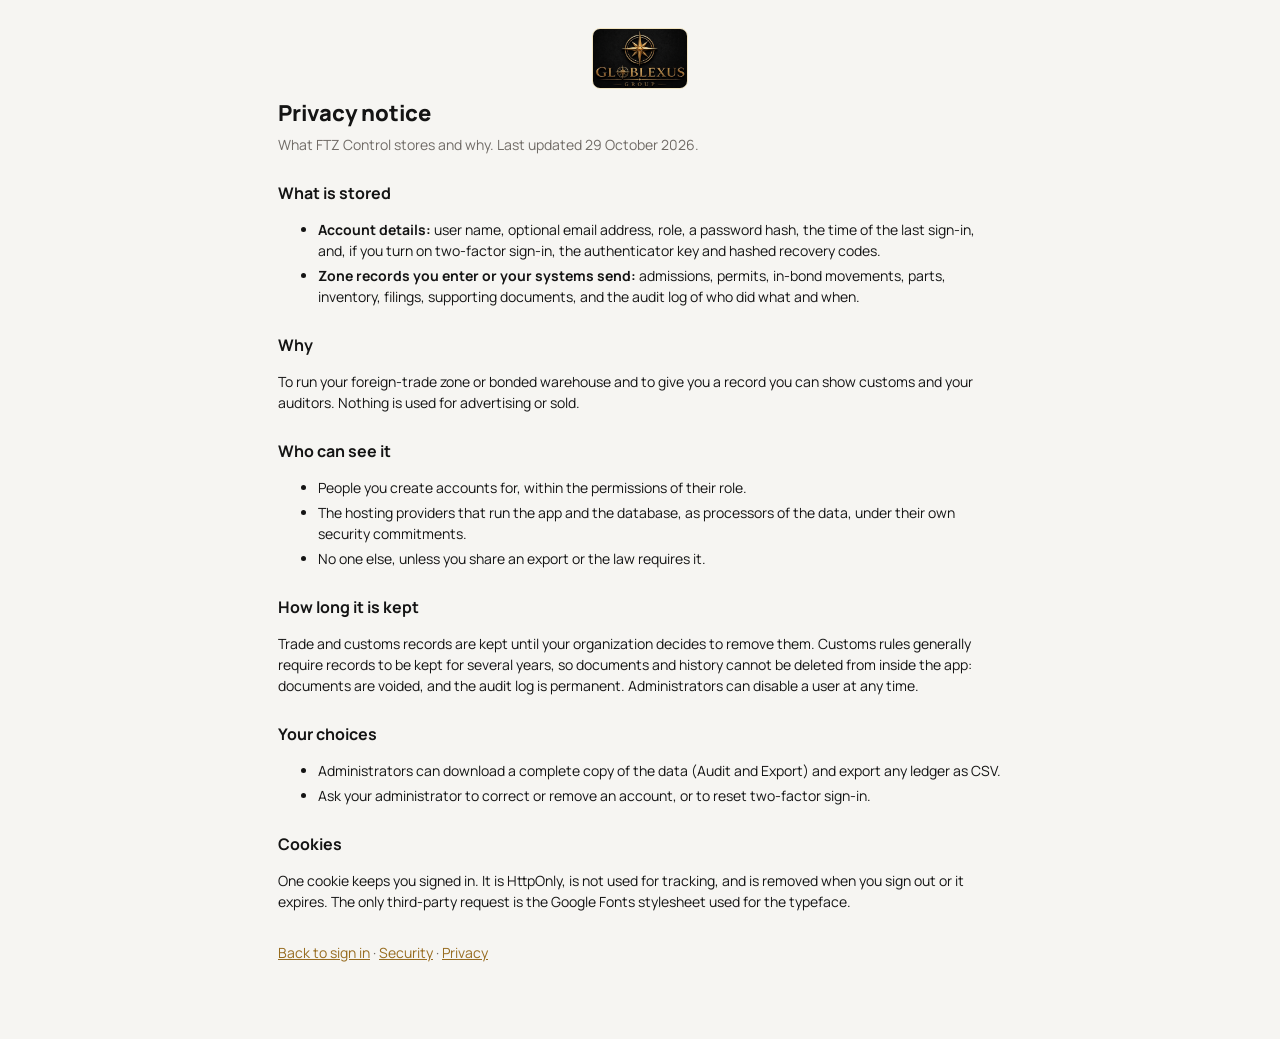
<file: ftz/static/privacy.html>
<!doctype html>
<html lang="en">
<head>
<meta charset="utf-8">
<meta name="viewport" content="width=device-width, initial-scale=1, viewport-fit=cover">
<meta name="theme-color" content="#0d2250">
<meta name="referrer" content="no-referrer">
<title>Privacy - Globlexus FTZ Control</title>
<link rel="icon" type="image/png" href="favicon.png">
<link rel="stylesheet" href="style.css">
<style>body{display:block}.doc{max-width:760px;margin:0 auto;padding:28px 18px 60px}.doc h1{margin-top:8px}.doc h2{margin-top:26px}.doc li{margin:4px 0}.doc .brand img{width:96px}.doc table{margin:10px 0}</style>
<script type="speculationrules">
{"prerender":[{"where":{"and":[{"href_matches":"/*"},{"not":{"href_matches":["/api/*","/auth/*","/print/*","/export/*","/backup","/training/*"]}},{"not":{"selector_matches":"[rel~=nofollow]"}}]},"eagerness":"moderate"}]}
</script>
</head>
<body>
<main class="doc">
<div class="brand" style="text-align:left;padding:0"><a href="/"><img src="logo.png" alt="Globlexus Group"></a></div>
<h1>Privacy notice</h1>
<p class="sub">What FTZ Control stores and why. Last updated 29 October 2026.</p>

<h2>What is stored</h2>
<ul>
<li><b>Account details:</b> user name, optional email address, role, a password hash, the time of the last sign-in, and, if you turn on two-factor sign-in, the authenticator key and hashed recovery codes.</li>
<li><b>Zone records you enter or your systems send:</b> admissions, permits, in-bond movements, parts, inventory, filings, supporting documents, and the audit log of who did what and when.</li>
</ul>

<h2>Why</h2>
<p>To run your foreign-trade zone or bonded warehouse and to give you a record you can show customs and your auditors. Nothing is used for advertising or sold.</p>

<h2>Who can see it</h2>
<ul>
<li>People you create accounts for, within the permissions of their role.</li>
<li>The hosting providers that run the app and the database, as processors of the data, under their own security commitments.</li>
<li>No one else, unless you share an export or the law requires it.</li>
</ul>

<h2>How long it is kept</h2>
<p>Trade and customs records are kept until your organization decides to remove them. Customs rules generally require records to be kept for several years, so documents and history cannot be deleted from inside the app: documents are voided, and the audit log is permanent. Administrators can disable a user at any time.</p>

<h2>Your choices</h2>
<ul>
<li>Administrators can download a complete copy of the data (Audit and Export) and export any ledger as CSV.</li>
<li>Ask your administrator to correct or remove an account, or to reset two-factor sign-in.</li>
</ul>

<h2>Cookies</h2>
<p>One cookie keeps you signed in. It is HttpOnly, is not used for tracking, and is removed when you sign out or it expires. The only third-party request is the Google Fonts stylesheet used for the typeface.</p>
<p class="sub" style="margin-top:30px"><a href="/">Back to sign in</a> · <a href="/security">Security</a> · <a href="/privacy">Privacy</a></p>
</main>
</body>
</html>
</file>
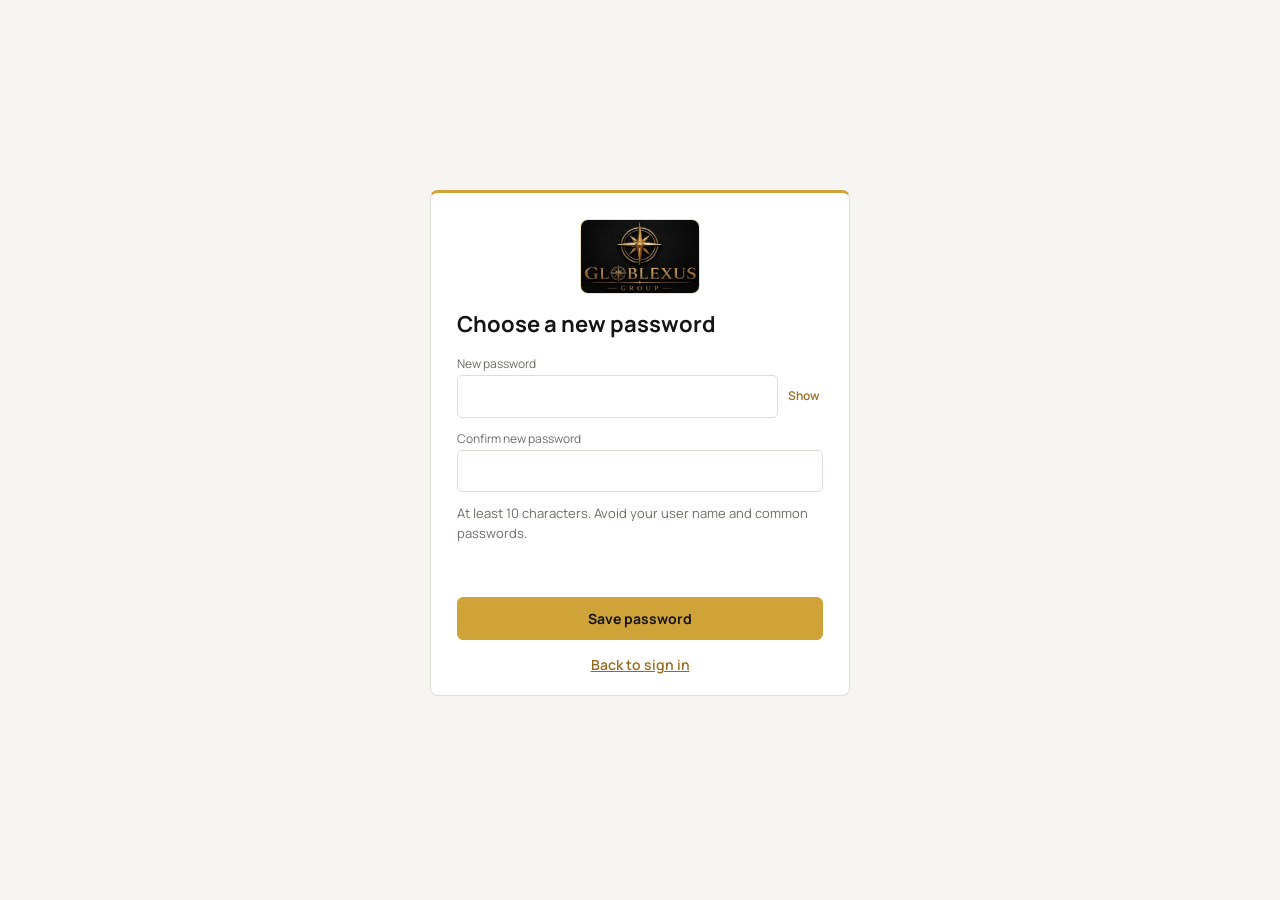
<file: ftz/static/reset.html>
<!doctype html>
<html lang="en">
<head>
<meta charset="utf-8">
<meta name="viewport" content="width=device-width, initial-scale=1, viewport-fit=cover">
<meta name="theme-color" content="#0d2250">
<link rel="manifest" href="/manifest.webmanifest">
<link rel="apple-touch-icon" href="/apple-touch-icon.png">
<meta name="mobile-web-app-capable" content="yes">
<meta name="apple-mobile-web-app-capable" content="yes">
<meta name="apple-mobile-web-app-title" content="FTZ Control">
<meta name="apple-mobile-web-app-status-bar-style" content="black-translucent">
<meta name="referrer" content="no-referrer">
<title>Choose a new password - Globlexus FTZ Control</title>
<link rel="icon" type="image/png" href="favicon.png">
<link rel="stylesheet" href="style.css">
<link rel="stylesheet" href="auth.css">
</head>
<body class="auth solo">
<main class="panel">
  <div class="card auth-card">
    <img class="mini-logo" src="logo.png" alt="Globlexus Group">
    <h2>Choose a new password</h2>
    <form id="reset-form">
      <label>New password
        <span class="pw"><input name="password" id="newpw" type="password" autocomplete="new-password" required minlength="10">
        <button type="button" class="sm ghost" data-toggle="newpw">Show</button></span></label>
      <label>Confirm new password<input name="confirm" id="confirmpw" type="password" autocomplete="new-password" required></label>
      <p class="hint">At least 10 characters. Avoid your user name and common passwords.</p>
      <div class="msg" id="reset-msg" role="alert"></div>
      <button class="primary wide" type="submit">Save password</button>
    </form>
    <p class="alt"><a href="/">Back to sign in</a></p>
  </div>
</main>
<script src="pwa.js"></script>
<script src="auth.js"></script>
</body>
</html>
</file>
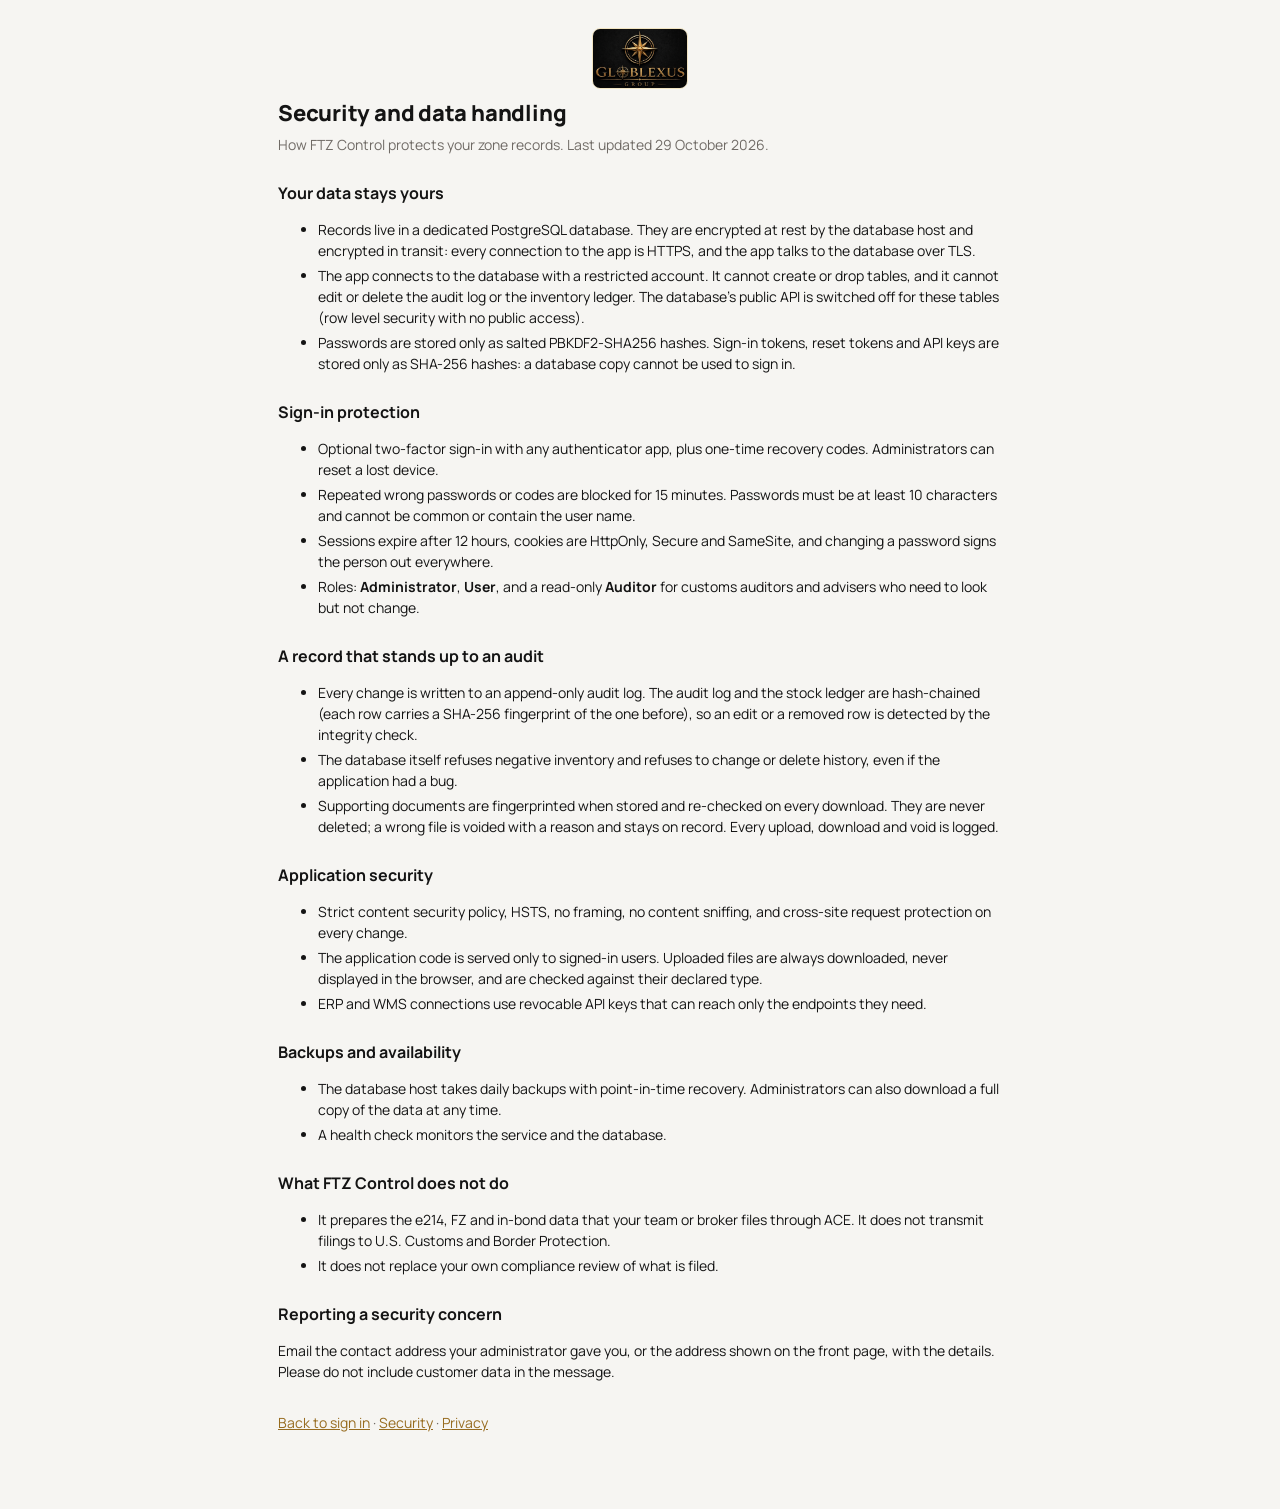
<file: ftz/static/security.html>
<!doctype html>
<html lang="en">
<head>
<meta charset="utf-8">
<meta name="viewport" content="width=device-width, initial-scale=1, viewport-fit=cover">
<meta name="theme-color" content="#0d2250">
<meta name="referrer" content="no-referrer">
<title>Security - Globlexus FTZ Control</title>
<link rel="icon" type="image/png" href="favicon.png">
<link rel="stylesheet" href="style.css">
<style>body{display:block}.doc{max-width:760px;margin:0 auto;padding:28px 18px 60px}.doc h1{margin-top:8px}.doc h2{margin-top:26px}.doc li{margin:4px 0}.doc .brand img{width:96px}.doc table{margin:10px 0}</style>
<script type="speculationrules">
{"prerender":[{"where":{"and":[{"href_matches":"/*"},{"not":{"href_matches":["/api/*","/auth/*","/print/*","/export/*","/backup","/training/*"]}},{"not":{"selector_matches":"[rel~=nofollow]"}}]},"eagerness":"moderate"}]}
</script>
</head>
<body>
<main class="doc">
<div class="brand" style="text-align:left;padding:0"><a href="/"><img src="logo.png" alt="Globlexus Group"></a></div>
<h1>Security and data handling</h1>
<p class="sub">How FTZ Control protects your zone records. Last updated 29 October 2026.</p>

<h2>Your data stays yours</h2>
<ul>
<li>Records live in a dedicated PostgreSQL database. They are encrypted at rest by the database host and encrypted in transit: every connection to the app is HTTPS, and the app talks to the database over TLS.</li>
<li>The app connects to the database with a restricted account. It cannot create or drop tables, and it cannot edit or delete the audit log or the inventory ledger. The database's public API is switched off for these tables (row level security with no public access).</li>
<li>Passwords are stored only as salted PBKDF2-SHA256 hashes. Sign-in tokens, reset tokens and API keys are stored only as SHA-256 hashes: a database copy cannot be used to sign in.</li>
</ul>

<h2>Sign-in protection</h2>
<ul>
<li>Optional two-factor sign-in with any authenticator app, plus one-time recovery codes. Administrators can reset a lost device.</li>
<li>Repeated wrong passwords or codes are blocked for 15 minutes. Passwords must be at least 10 characters and cannot be common or contain the user name.</li>
<li>Sessions expire after 12 hours, cookies are HttpOnly, Secure and SameSite, and changing a password signs the person out everywhere.</li>
<li>Roles: <b>Administrator</b>, <b>User</b>, and a read-only <b>Auditor</b> for customs auditors and advisers who need to look but not change.</li>
</ul>

<h2>A record that stands up to an audit</h2>
<ul>
<li>Every change is written to an append-only audit log. The audit log and the stock ledger are hash-chained (each row carries a SHA-256 fingerprint of the one before), so an edit or a removed row is detected by the integrity check.</li>
<li>The database itself refuses negative inventory and refuses to change or delete history, even if the application had a bug.</li>
<li>Supporting documents are fingerprinted when stored and re-checked on every download. They are never deleted; a wrong file is voided with a reason and stays on record. Every upload, download and void is logged.</li>
</ul>

<h2>Application security</h2>
<ul>
<li>Strict content security policy, HSTS, no framing, no content sniffing, and cross-site request protection on every change.</li>
<li>The application code is served only to signed-in users. Uploaded files are always downloaded, never displayed in the browser, and are checked against their declared type.</li>
<li>ERP and WMS connections use revocable API keys that can reach only the endpoints they need.</li>
</ul>

<h2>Backups and availability</h2>
<ul>
<li>The database host takes daily backups with point-in-time recovery. Administrators can also download a full copy of the data at any time.</li>
<li>A health check monitors the service and the database.</li>
</ul>

<h2>What FTZ Control does not do</h2>
<ul>
<li>It prepares the e214, FZ and in-bond data that your team or broker files through ACE. It does not transmit filings to U.S. Customs and Border Protection.</li>
<li>It does not replace your own compliance review of what is filed.</li>
</ul>

<h2>Reporting a security concern</h2>
<p>Email the contact address your administrator gave you, or the address shown on the front page, with the details. Please do not include customer data in the message.</p>
<p class="sub" style="margin-top:30px"><a href="/">Back to sign in</a> · <a href="/security">Security</a> · <a href="/privacy">Privacy</a></p>
</main>
</body>
</html>
</file>
<file: ftz/static/style.css>
@import url("https://fonts.googleapis.com/css2?family=Manrope:wght@400;500;600;700;800&display=swap");
:root{--bg:#f6f5f2;--panel:#fff;--ink:#141414;--mute:#706b66;--line:#e0ddd6;--accent:#d0a339;--accent-ink:#141414;--link:#976c20;--gold-light:#eacf86;
--ok:#1e7d4f;--warn:#a25f00;--bad:#b3261e;--okbg:#e3f4ea;--warnbg:#fff1d6;--badbg:#fde7e5;--infobg:#f7efd9;
--side:linear-gradient(180deg,#06122b,#0d2250 55%,#1a3a78);--side-ink:#e8eefb}
@media (prefers-color-scheme:dark){:root{--bg:#0a111f;--panel:#111a2c;--ink:#dfe4ec;--mute:#8b95a7;--line:#22304a;--accent:#e4b83b;--accent-ink:#141414;--link:#eacf86;
--ok:#5fd394;--warn:#f0b04a;--bad:#ff8d85;--okbg:#153426;--warnbg:#3a2c10;--badbg:#3f1a17;--infobg:#1d2740;--side:linear-gradient(180deg,#050c1e,#0a1a3d 60%,#12295a);--side-ink:#dfe4ec}}
*{box-sizing:border-box}
body{margin:0;font:14px/1.5 'Manrope',system-ui,Segoe UI,Arial,sans-serif;background:var(--bg);color:var(--ink);display:flex;min-height:100vh}
aside{width:220px;background:var(--side);color:var(--side-ink);padding:16px 0;display:flex;flex-direction:column;flex:none;position:sticky;top:0;height:100vh}
.brand{padding:0 14px 10px;text-align:center}.brand img{display:block;width:110px;margin:0 auto;border-radius:8px;border:1px solid rgba(234,207,134,.45)}.brand small{display:block;margin-top:6px;font-size:10px;letter-spacing:.12em;text-transform:uppercase;color:var(--gold-light)}
nav a{display:block;padding:9px 18px;color:var(--side-ink);text-decoration:none;cursor:pointer;border-left:3px solid transparent}
nav a:hover{background:rgba(255,255,255,.08)}nav a.on{background:rgba(255,255,255,.14);border-left-color:var(--gold-light);color:#fff;font-weight:700}
nav .sep{font-size:11px;text-transform:uppercase;letter-spacing:.08em;opacity:.55;padding:14px 18px 4px}
.user{margin-top:auto;padding:14px 18px;font-size:12px}.user .who{margin-bottom:8px}.user .who b{color:#fff}button.signout{width:100%;background:transparent;color:var(--side-ink);border-color:rgba(255,255,255,.35)}button.signout:hover{border-color:var(--gold-light)}.user input{width:100%;margin-top:4px;padding:6px;border-radius:4px;border:0}
main{flex:1;padding:22px 26px;min-width:0}
h1{font-size:22px;margin:0 0 4px;font-weight:800;letter-spacing:-.01em}h2{font-size:16px;margin:22px 0 8px}.sub{color:var(--mute);margin:0 0 16px}
.bar{display:flex;gap:8px;flex-wrap:wrap;align-items:center;margin:10px 0}.bar .grow{flex:1}
button,.btn{font:inherit;padding:7px 13px;border-radius:6px;border:1px solid var(--line);background:var(--panel);color:var(--ink);cursor:pointer;text-decoration:none;display:inline-block}
button:hover,.btn:hover{border-color:var(--accent)}
input:focus,select:focus,textarea:focus{outline:2px solid var(--accent);outline-offset:0}
button.primary,.btn.primary{background:var(--accent);border-color:var(--accent);color:var(--accent-ink);font-weight:700}button.danger{color:var(--bad);border-color:var(--bad)}
button.sm{padding:3px 8px;font-size:12px}
.card{background:var(--panel);border:1px solid var(--line);border-radius:8px;padding:14px 16px;margin-bottom:14px;overflow-x:auto}
.grid{display:grid;grid-template-columns:repeat(auto-fit,minmax(170px,1fr));gap:12px}
.stat{background:var(--panel);border:1px solid var(--line);border-radius:8px;padding:12px 14px}
.stat b{display:block;font-size:24px}.stat span{color:var(--mute);font-size:12px}
table{border-collapse:collapse;width:100%}th,td{padding:7px 9px;border-bottom:1px solid var(--line);text-align:left;vertical-align:top}
th{font-size:12px;color:var(--mute);text-transform:uppercase;letter-spacing:.04em;white-space:nowrap}
tr.click:hover{background:var(--infobg);cursor:pointer}
.card{border-top:3px solid var(--accent)}td.num,th.num{text-align:right;font-variant-numeric:tabular-nums}
.tag{display:inline-block;padding:1px 8px;border-radius:10px;font-size:12px;background:var(--infobg);color:var(--link);white-space:nowrap}
.tag.ok{background:var(--okbg);color:var(--ok)}.tag.warn{background:var(--warnbg);color:var(--warn)}.tag.bad{background:var(--badbg);color:var(--bad)}
.tabs{display:flex;gap:4px;border-bottom:1px solid var(--line);margin:8px 0 14px;flex-wrap:wrap}
.tabs a{padding:8px 14px;cursor:pointer;border-bottom:2px solid transparent;color:var(--mute)}.tabs a.on{color:var(--link);border-color:var(--accent);font-weight:600}
form .fields{display:grid;grid-template-columns:repeat(auto-fill,minmax(210px,1fr));gap:10px}
label{display:block;font-size:12px;color:var(--mute)}label .req{color:var(--bad)}
input,select,textarea{font:inherit;width:100%;padding:6px 8px;border:1px solid var(--line);border-radius:5px;background:var(--panel);color:var(--ink);margin-top:2px}
textarea{min-height:60px}.wide{grid-column:1/-1}.checks{display:flex;gap:14px;flex-wrap:wrap;margin-top:4px}.checks label{display:flex;gap:5px;align-items:center;color:var(--ink);font-size:14px}.checks input{width:auto;margin:0}
.lines input,.lines select{min-width:70px}.lines td{padding:3px}
.errs{background:var(--badbg);color:var(--bad);border-radius:6px;padding:8px 12px;margin:10px 0}.errs li{margin-left:16px}
.kv{display:grid;grid-template-columns:repeat(auto-fill,minmax(230px,1fr));gap:8px 18px}.kv div span{display:block;font-size:12px;color:var(--mute)}
.alert{padding:9px 12px;border-radius:6px;margin:6px 0;background:var(--warnbg);color:var(--warn)}.alert.bad{background:var(--badbg);color:var(--bad)}
.empty{color:var(--mute);padding:14px 0}
#toast{position:fixed;right:18px;bottom:18px;background:var(--ink);color:var(--bg);padding:9px 14px;border-radius:6px;opacity:0;transition:opacity .2s;pointer-events:none;z-index:50}
#toast.show{opacity:1}
.modal{position:fixed;inset:0;background:rgba(0,0,0,.45);display:flex;align-items:flex-start;justify-content:center;padding:4vh 12px;overflow:auto;z-index:20}
.modal>div{background:var(--panel);border-radius:10px;padding:18px 20px;width:min(1100px,100%)}
.modal.narrow>div{width:min(560px,100%)}
@media (max-width:760px){body{flex-direction:column}aside{width:100%;height:auto;position:static}nav{display:flex;overflow-x:auto}nav .sep{display:none}main{padding:14px}}
.alert.ok{background:var(--okbg);color:var(--ok)}
.lines{overflow-x:auto}.lines input,.lines select{min-width:64px}
code{background:var(--infobg);padding:1px 5px;border-radius:4px;font-size:12px}
h3{font-size:14px;margin:14px 0 6px}
[hidden]{display:none!important}
button.signout[data-install]{margin-top:8px}
/* phones and tablets */
@media (pointer:coarse){button,.btn{min-height:42px}button.sm{min-height:34px;padding:6px 12px}nav a{padding-top:12px;padding-bottom:12px}th,td{padding:10px 9px}}
@media (max-width:760px){input,select,textarea{font-size:16px}h1{font-size:19px}.card{padding:12px}.modal{padding:2vh 6px}.modal>div{padding:14px 12px}.bar{gap:6px}.stat b{font-size:20px}
  aside{padding:10px 0 6px}.brand{padding:0 12px 6px}.brand img{width:84px}nav a{white-space:nowrap;padding:9px 14px;border-left:0;border-bottom:3px solid transparent}nav a.on{border-bottom-color:var(--gold-light)}
  .user{padding:8px 14px;display:flex;gap:10px;align-items:center}.user .who{margin:0}.user #who{display:flex;gap:10px;align-items:center;flex:1}button.signout{width:auto}}
@supports (padding:max(0px)){body{padding-left:env(safe-area-inset-left);padding-right:env(safe-area-inset-right)}aside{padding-top:max(16px,env(safe-area-inset-top))}main{padding-bottom:max(22px,env(safe-area-inset-bottom))}}
td a,.sub a,.alert a{color:var(--link);white-space:nowrap}td a:hover{text-decoration:none}
/* CATAIR FT builder */
.ftcols{display:grid;grid-template-columns:minmax(0,3fr) minmax(0,2fr);gap:14px;align-items:start}
.ftcols3{display:grid;grid-template-columns:repeat(3,minmax(0,1fr));gap:10px}
.ftsidebox{position:sticky;top:10px;max-height:calc(100vh - 20px);overflow:auto}
.ftform{min-width:0}.ftsec h3{margin-top:0}
.ftgrid{display:grid;grid-template-columns:repeat(auto-fill,minmax(150px,1fr));gap:8px 10px}
.ftgrid.ftref{margin:4px 0}
.ftf{display:block;font-size:12px;color:var(--mute)}.ftf small{display:block;font-size:10px;opacity:.75}
.ftline,.ftbill{border-left:3px solid var(--line);padding-left:10px;margin:10px 0}.ftbill{border-left-color:var(--accent)}
.ftlist{margin:6px 0}.ftrow{display:flex;gap:6px;align-items:center;margin:3px 0}
.ftscroll{overflow-x:auto;border:1px solid var(--line);border-radius:6px;padding:6px 0}
.ftline80{font:12px/1.5 ui-monospace,SFMono-Regular,Menlo,Consolas,monospace;white-space:pre;display:flex;gap:8px;padding:0 8px}
.ftline80:hover{background:var(--infobg)}.ruler{color:var(--mute);border-bottom:1px solid var(--line);margin-bottom:2px}
.rid{display:inline-block;min-width:34px;color:var(--link)}.sp{opacity:.35}
.ftmap tr.miss{background:var(--badbg)}.ftmap td,.ftmap th{padding:4px 6px}
.up{text-transform:uppercase}
@media (max-width:1000px){.ftcols,.ftcols3{grid-template-columns:1fr}.ftsidebox{position:static;max-height:none}}
/* Training & SOP */
.trncols{display:grid;grid-template-columns:minmax(220px,1fr) minmax(0,3fr);gap:14px;align-items:start}
.trntoc{position:sticky;top:10px;max-height:calc(100vh - 20px);overflow:auto}
.trnlink{display:block;padding:6px 8px;border-radius:6px;cursor:pointer;color:var(--ink);font-size:13px}.trnlink:hover{background:var(--infobg)}.trnlink.on{background:var(--infobg);font-weight:700;color:var(--link)}
.trnbar{height:6px;border-radius:3px;background:var(--line);margin:8px 0 10px}.trnbar span{display:block;height:100%;border-radius:3px;background:var(--accent)}
.trnpane h3{margin:18px 0 6px}.trnlist{margin:6px 0 10px 20px}.trnlist li{margin:5px 0}
.trnchk label{display:flex;gap:8px;align-items:flex-start;margin:6px 0;color:var(--ink);font-size:14px}.trnchk input{width:auto;margin-top:3px}
.trnnote{padding:8px 12px;border-radius:6px;margin:10px 0;border-left:3px solid var(--link);background:var(--infobg)}.trnnote.tip{background:var(--okbg);border-color:var(--ok)}.trnnote.warn{background:var(--warnbg);border-color:var(--warn)}
.trntable th,.trntable td{border:1px solid var(--line);vertical-align:top}.trntable th{background:var(--infobg);color:var(--ink)}
@media (max-width:900px){.trncols{grid-template-columns:1fr}.trntoc{position:static;max-height:none}}
@media print{aside,.bar,.trntoc,#toast,.sub a{display:none!important}body{display:block}main{padding:0}.card{border:0}}
.trnpane .bar label{display:flex;gap:8px;align-items:center;color:var(--ink);font-size:14px}.trnpane .bar input[type=checkbox]{width:auto;margin:0}
</file>
<file: ftz/static/auth.css>
body.auth{display:grid;grid-template-columns:minmax(0,1.15fr) minmax(0,1fr);min-height:100vh;background:var(--bg)}
body.auth.solo{grid-template-columns:1fr}
.hero{background:linear-gradient(160deg,#06122b,#0d2250 55%,#1a3a78);color:#e8eefb;padding:56px clamp(24px,6vw,84px);display:flex;flex-direction:column;justify-content:center;gap:14px}
.hero-logo{width:min(300px,70%);border-radius:12px;border:1px solid rgba(234,207,134,.5);margin-bottom:12px}
.hero h1{font-size:clamp(26px,3.4vw,38px);line-height:1.15;margin:0;color:#fff}
.hero .lead{font-size:16px;color:#c9d6f0;margin:0 0 6px;max-width:34em}
.points{list-style:none;padding:0;margin:8px 0 0;display:grid;gap:10px;max-width:36em}
.points li{padding-left:22px;position:relative;color:#dbe5fa}
.points li:before{content:"";position:absolute;left:0;top:.55em;width:9px;height:9px;border-radius:50%;background:var(--accent)}
.points b{color:var(--gold-light)}
.panel{display:flex;flex-direction:column;justify-content:center;align-items:center;gap:16px;padding:32px 20px}
.auth-card{width:min(420px,100%);padding:26px 26px 20px}
.auth-card h2{margin:0 0 14px;font-size:22px}
.auth-card form{display:grid;gap:12px}
.auth-card input{padding:9px 10px;font-size:15px}
.wide{width:100%;padding:10px}
button.ghost{border:0;background:none;color:var(--link);padding:0 4px;font-weight:600}
.pw{display:flex;align-items:center;gap:6px}.pw input{flex:1}
.alt{text-align:center;margin:14px 0 0}.alt a{color:var(--link);font-weight:600}
.hint{color:var(--mute);font-size:13px;margin:0 0 10px}
.msg{min-height:20px;font-size:13px}.msg.err{color:var(--bad)}.msg.ok{color:var(--ok)}
.demo{width:min(420px,100%);border-style:dashed}
.demo h3{margin:0 0 4px}
.demo dl{display:grid;grid-template-columns:auto 1fr;gap:6px 14px;margin:8px 0 14px}
.demo dt{color:var(--mute);font-size:13px}.demo dd{margin:0}
.demo code{background:var(--infobg);padding:2px 7px;border-radius:4px;font-size:14px;user-select:all}
.foot{color:var(--mute);font-size:12px;margin:0}
.mini-logo{display:block;width:120px;margin:0 auto 14px;border-radius:8px;border:1px solid rgba(234,207,134,.6)}
[hidden]{display:none!important}
@media (max-width:820px){body.auth{grid-template-columns:1fr}.hero{padding:28px 20px}.hero-logo{width:180px}.points{display:none}}

/* ---- front page (marketing) ---- */
body.auth.landing{display:block}
.auth-top{display:grid;grid-template-columns:minmax(0,1.15fr) minmax(0,1fr);min-height:100vh}
.eyebrow{margin:6px 0 0;font-size:12px;letter-spacing:.16em;text-transform:uppercase;color:var(--gold-light);font-weight:700}
.hero h1 span{display:block;color:var(--gold-light)}
.cta-row{display:flex;gap:10px;flex-wrap:wrap;margin:10px 0 0}
.btn.gold{background:var(--accent);border-color:var(--accent);color:#141414;font-weight:700}
.btn.ghost-light{background:transparent;color:#e8eefb;border-color:rgba(232,238,251,.45)}
.btn.ghost-light:hover{border-color:var(--gold-light)}
.mk{max-width:1120px;margin:0 auto;padding:64px clamp(20px,5vw,48px)}
.mk.tinted{max-width:none;background:var(--infobg)}
.mk.tinted>*{max-width:1024px;margin-left:auto;margin-right:auto}
.kicker{margin:0 0 6px;font-size:12px;letter-spacing:.16em;text-transform:uppercase;color:var(--link);font-weight:800}
.mk h2{font-size:clamp(24px,3vw,32px);line-height:1.2;margin:0 0 10px}
.sub-lead{max-width:44em;color:var(--mute);font-size:16px;margin:0 0 26px}
.cards{display:grid;grid-template-columns:repeat(auto-fit,minmax(260px,1fr));gap:16px}
.cards article{background:var(--panel);border:1px solid var(--line);border-top:3px solid var(--accent);border-radius:10px;padding:18px 18px 16px}
.cards h3{margin:0 0 6px;font-size:16px}.cards p{margin:0;color:var(--mute)}
.steps{list-style:none;counter-reset:s;display:grid;grid-template-columns:repeat(auto-fit,minmax(240px,1fr));gap:18px;padding:0;margin:22px auto 0}
.steps li{counter-increment:s;position:relative;padding:44px 0 0}
.steps li:before{content:counter(s);position:absolute;top:0;left:0;width:34px;height:34px;border-radius:50%;background:var(--accent);color:#141414;font-weight:800;display:grid;place-items:center}
.steps b{display:block;font-size:17px;margin-bottom:4px}.steps span{color:var(--mute)}
.chips{list-style:none;display:flex;flex-wrap:wrap;gap:10px;padding:0;margin:0 0 24px}
.chips li{padding:8px 16px;border:1px solid var(--line);border-radius:999px;background:var(--panel);font-weight:700}
.chips li.any{border-style:dashed;color:var(--link);background:transparent}
.cards.three{margin-top:6px}
.fine{font-size:12px;color:var(--mute);max-width:60em}
.contact{margin:18px 0 0}
.band{max-width:none;background:linear-gradient(160deg,#06122b,#0d2250 55%,#1a3a78);color:#e8eefb;text-align:center}
.band h2{color:#fff}
.ticks{list-style:none;display:grid;grid-template-columns:repeat(auto-fit,minmax(230px,1fr));gap:12px;max-width:1000px;margin:20px auto 26px;padding:0;text-align:left}
.ticks li{padding-left:28px;position:relative}.ticks li:before{content:"\2713";position:absolute;left:0;color:var(--gold-light);font-weight:800}
.mk-foot{text-align:center;padding:26px 20px 40px;color:var(--mute)}.mk-foot p{margin:4px 0}.mk-foot .fine{margin:6px auto}
html{scroll-behavior:smooth;scroll-padding-top:12px}
@media (prefers-reduced-motion:reduce){html{scroll-behavior:auto}}
@media (max-width:820px){.auth-top{grid-template-columns:1fr;min-height:0}.points{display:grid}.mk{padding:44px 18px}}
</file>
